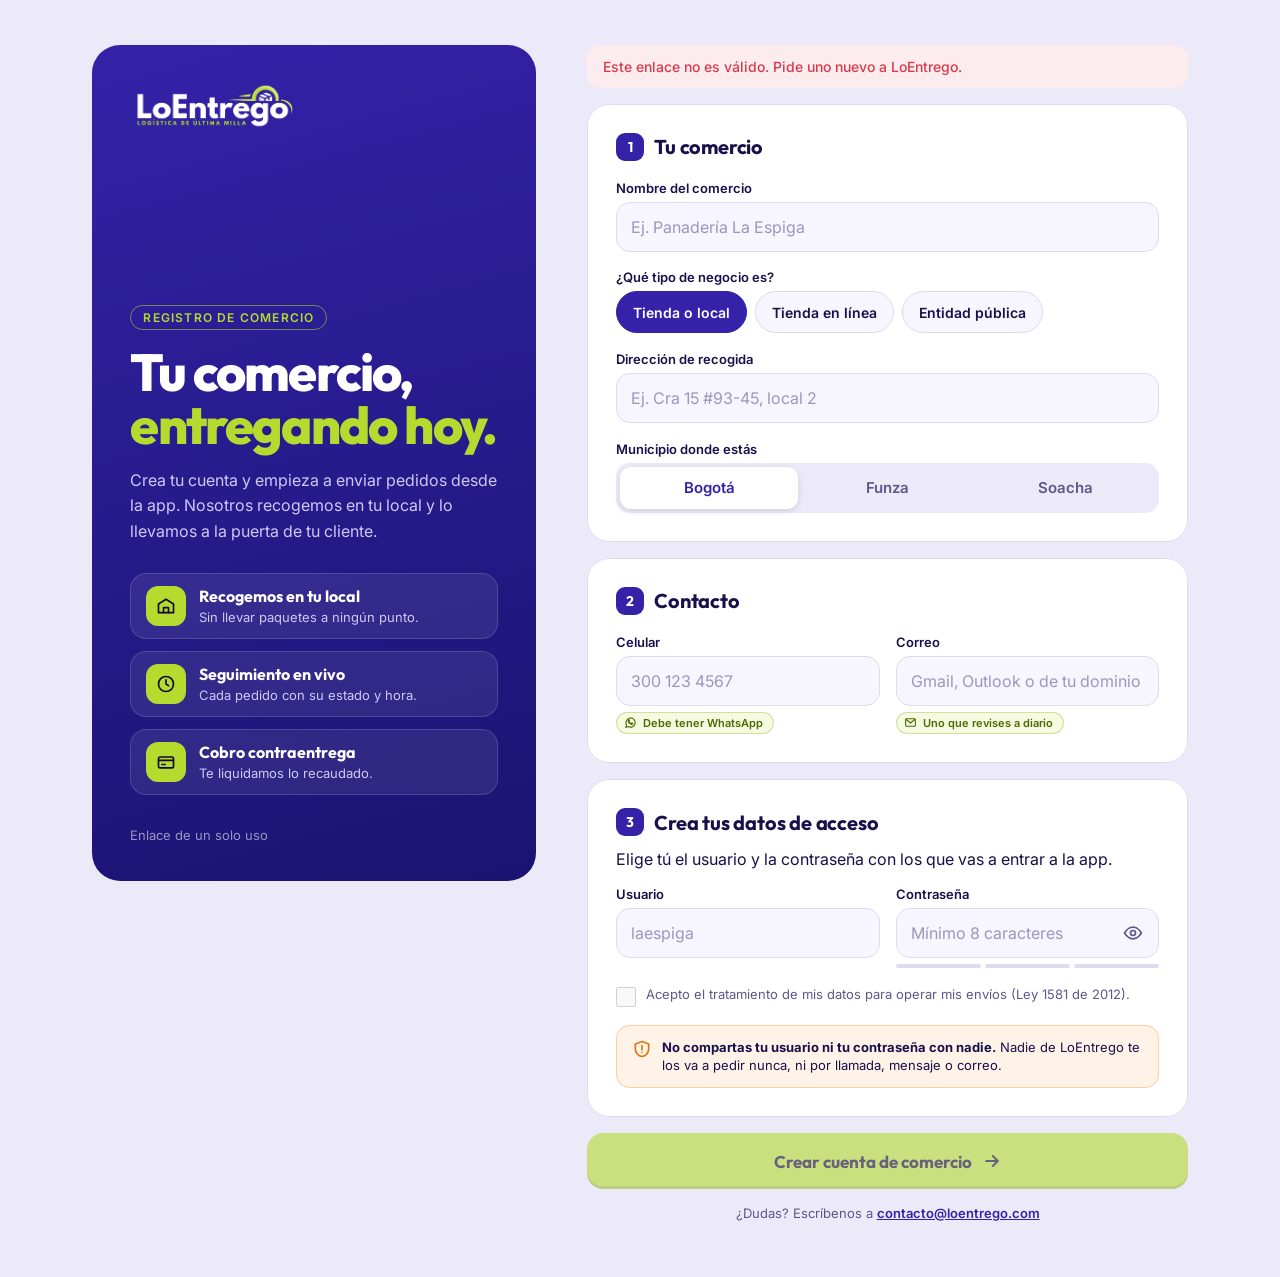
<file: form comercio/index.html>
<!DOCTYPE html>
<html lang="es">
<head>
<meta charset="UTF-8">
<meta name="viewport" content="width=device-width, initial-scale=1.0, viewport-fit=cover">
<meta name="theme-color" content="#3422A8" media="(prefers-color-scheme: light)">
<meta name="theme-color" content="#0B0826" media="(prefers-color-scheme: dark)">
<meta name="color-scheme" content="light dark">
<meta name="robots" content="noindex">
<title>Registro de comercio · LoEntrego</title>
<link rel="preconnect" href="https://fonts.googleapis.com">
<link rel="preconnect" href="https://fonts.gstatic.com" crossorigin>
<link href="https://fonts.googleapis.com/css2?family=Outfit:wght@500;600;700;800&family=Inter:wght@400;500;600;700&display=swap" rel="stylesheet">
<link rel="stylesheet" href="Styles-registrocomercio.css?v=10">
<link rel="icon" href="img/icon-192.png">
<link rel="apple-touch-icon" href="img/apple-touch-icon.png">
</head>
<body>

<div class="page">

  <!-- ===== Panel de marca ===== -->
  <aside class="aside">
    <img class="aside-logo" src="img/LoEntrego2026-transparente.png" alt="LoEntrego — Logística de última milla" width="1383" height="374">
    <div class="aside-body">
      <p class="kicker">Registro de comercio</p>
      <h1>Tu comercio,<br><span>entregando hoy.</span></h1>
      <p class="aside-sub">Crea tu cuenta y empieza a enviar pedidos desde la app. Nosotros recogemos en tu local y lo llevamos a la puerta de tu cliente.</p>
      <ul class="perks">
        <li><span class="perk-ico" aria-hidden="true"><svg viewBox="0 0 24 24"><path d="M3 9.5 12 4l9 5.5V20H3Z"/><path d="M9 20v-6h6v6"/></svg></span><div><b>Recogemos en tu local</b><small>Sin llevar paquetes a ningún punto.</small></div></li>
        <li><span class="perk-ico" aria-hidden="true"><svg viewBox="0 0 24 24"><circle cx="12" cy="12" r="9"/><path d="M12 7v5l3 2"/></svg></span><div><b>Seguimiento en vivo</b><small>Cada pedido con su estado y hora.</small></div></li>
        <li><span class="perk-ico" aria-hidden="true"><svg viewBox="0 0 24 24"><rect x="3" y="6" width="18" height="13" rx="2"/><path d="M3 10h18M7 15h4"/></svg></span><div><b>Cobro contraentrega</b><small>Te liquidamos lo recaudado.</small></div></li>
      </ul>
    </div>
    <p class="aside-foot" id="link-info">Enlace de un solo uso</p>
  </aside>

  <!-- ===== Formulario ===== -->
  <main class="main">
    <form class="form" id="registroForm" novalidate>
      <div class="aviso" id="aviso" hidden></div>

      <!-- 1. Tu comercio -->
      <fieldset class="block">
        <legend><span class="n">1</span>Tu comercio</legend>

        <div class="field">
          <label for="nombre">Nombre del comercio</label>
          <input class="input" type="text" id="nombre" name="nombre" placeholder="Ej. Panadería La Espiga" autocomplete="organization" maxlength="80" required>
          <p class="err" id="err-nombre">Escribe el nombre de tu comercio.</p>
        </div>

        <div class="field">
          <span class="label" id="lbl-tipo">¿Qué tipo de negocio es?</span>
          <div class="chips" role="radiogroup" aria-labelledby="lbl-tipo">
            <label class="chip"><input type="radio" name="tipo" value="comercio" checked><span>Tienda o local</span></label>
            <label class="chip"><input type="radio" name="tipo" value="ecommerce"><span>Tienda en línea</span></label>
            <label class="chip"><input type="radio" name="tipo" value="sector_publico"><span>Entidad pública</span></label>
          </div>
        </div>

        <div class="field">
          <label for="direccion">Dirección de recogida</label>
          <input class="input" type="text" id="direccion" name="direccion" placeholder="Ej. Cra 15 #93-45, local 2" autocomplete="street-address" maxlength="120" required>
          <p class="err" id="err-direccion">Escribe la dirección donde recogemos los pedidos.</p>
        </div>

        <div class="field">
          <span class="label" id="lbl-municipio">Municipio donde estás</span>
          <div class="seg" role="radiogroup" aria-labelledby="lbl-municipio">
            <label><input type="radio" name="municipio" value="bogota" checked><span>Bogotá</span></label>
            <label><input type="radio" name="municipio" value="funza"><span>Funza</span></label>
            <label><input type="radio" name="municipio" value="soacha"><span>Soacha</span></label>
          </div>
        </div>

      </fieldset>

      <!-- 2. Contacto -->
      <fieldset class="block">
        <legend><span class="n">2</span>Contacto</legend>
        <div class="row">
          <div class="field">
            <label for="celular">Celular</label>
            <input class="input" type="tel" id="celular" name="celular" placeholder="300 123 4567" inputmode="numeric" autocomplete="tel" maxlength="12" required>
            <p class="err" id="err-celular">10 dígitos y empieza por 3.</p>
            <span class="aviso-chip"><svg viewBox="0 0 24 24" aria-hidden="true"><path d="M3 21l1.7-5A8.5 8.5 0 1 1 8 19.4Z"/><path d="M9 9.5c.3 2 2.5 4.2 4.5 4.5l1-1.3 2 .9c-.3 1.3-1.4 2-2.7 1.8-3-.5-5.7-3.2-6.2-6.2-.2-1.3.5-2.4 1.8-2.7l.9 2Z"/></svg>Debe tener WhatsApp</span>
          </div>
          <div class="field">
            <label for="correo">Correo</label>
            <input class="input" type="email" id="correo" name="correo" placeholder="Gmail, Outlook o de tu dominio" autocomplete="email" maxlength="120" required>
            <p class="err" id="err-correo">Revisa el correo.</p>
            <span class="aviso-chip"><svg viewBox="0 0 24 24" aria-hidden="true"><rect x="3" y="5" width="18" height="14" rx="2"/><path d="m3.5 6 8.5 7 8.5-7"/></svg>Uno que revises a diario</span>
          </div>
        </div>
      </fieldset>

      <!-- 3. Acceso -->
      <fieldset class="block">
        <legend><span class="n">3</span>Crea tus datos de acceso</legend>
        <p class="hint acceso-sub">Elige tú el usuario y la contraseña con los que vas a entrar a la app.</p>
        <div class="row">
          <div class="field">
            <label for="usuario">Usuario</label>
            <input class="input" type="text" id="usuario" name="usuario" placeholder="laespiga" autocomplete="username" autocapitalize="none" spellcheck="false" maxlength="40" required>
            <p class="err" id="err-usuario">Mínimo 4 caracteres, sin espacios.</p>
          </div>
          <div class="field">
            <label for="password">Contraseña</label>
            <div class="pass">
              <input class="input" type="password" id="password" name="password" placeholder="Mínimo 8 caracteres" autocomplete="new-password" required>
              <button type="button" class="pass-btn" id="togglePass" aria-label="Mostrar contraseña" aria-pressed="false">
                <svg viewBox="0 0 24 24" aria-hidden="true"><path d="M2 12s3.6-7 10-7 10 7 10 7-3.6 7-10 7S2 12 2 12Z"/><circle cx="12" cy="12" r="3"/></svg>
              </button>
            </div>
            <div class="meter" aria-hidden="true"><i></i><i></i><i></i></div>
            <p class="err" id="err-password">Mínimo 8 caracteres.</p>
          </div>
        </div>
        <label class="check">
          <input type="checkbox" id="datos" name="datos" required>
          <span>Acepto el tratamiento de mis datos para operar mis envíos (Ley 1581 de 2012).</span>
        </label>
        <p class="err" id="err-datos">Necesitamos tu autorización para crear la cuenta.</p>
        <p class="aviso-seg" role="note"><svg viewBox="0 0 24 24" aria-hidden="true"><path d="M12 3 4 6v6c0 4.5 3.4 8.3 8 9 4.6-.7 8-4.5 8-9V6Z"/><path d="M12 8v5M12 16h.01"/></svg><span><b>No compartas tu usuario ni tu contraseña con nadie.</b> Nadie de LoEntrego te los va a pedir nunca, ni por llamada, mensaje o correo.</span></p>
      </fieldset>

      <button type="submit" class="submit" id="submitBtn">
        <span>Crear cuenta de comercio</span>
        <svg viewBox="0 0 24 24" aria-hidden="true"><path d="M5 12h14M13 6l6 6-6 6"/></svg>
      </button>
    </form>

    <!-- Listo -->
    <section class="done" id="successState" hidden aria-live="polite">
      <div class="done-ico" aria-hidden="true"><svg viewBox="0 0 24 24"><path d="M4 12.5 9.5 18 20 6"/></svg></div>
      <h2>¡Bienvenido a LoEntrego!</h2>
      <p>Tu comercio quedó activo. Entra a la app con tu usuario y tu contraseña para crear tu primer pedido.</p>
      <div class="ticket">
        <div class="ticket-top"><span class="pill">Activo</span><span class="ticket-code" id="sum-tipo"></span></div>
        <p class="ticket-name" id="sum-nombre"></p>
        <dl>
          <div><dt>Recogemos en</dt><dd id="sum-direccion"></dd></div>
          <div><dt>Contacto</dt><dd id="sum-contacto"></dd></div>
          <div><dt>Usuario</dt><dd id="sum-usuario"></dd></div>
        </dl>
      </div>
      <a class="submit" href="https://app.loentrego.com/">
        <span>Ir a la app</span>
        <svg viewBox="0 0 24 24" aria-hidden="true"><path d="M5 12h14M13 6l6 6-6 6"/></svg>
      </a>
    </section>

    <p class="help">¿Dudas? Escríbenos a <a href="mailto:contacto@loentrego.com">contacto@loentrego.com</a></p>
  </main>
</div>

<script src="../registro-comun.js?v=1"></script>
<script src="Scripts-registrocomercio.js?v=5"></script>
</body>
</html>
</file>
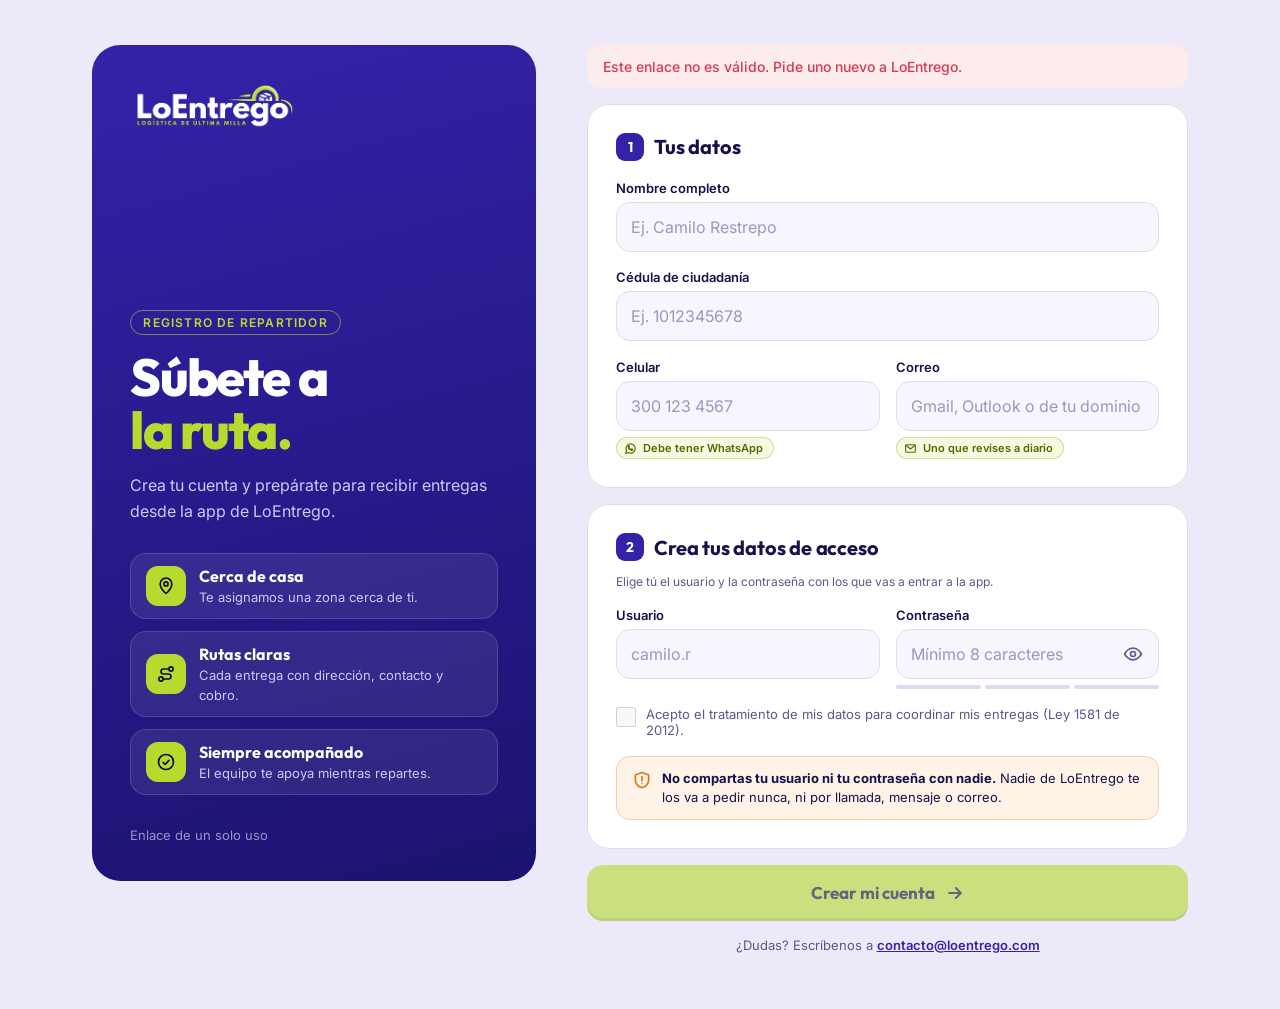
<file: form repartidor/index.html>
<!DOCTYPE html>
<html lang="es">
<head>
<meta charset="UTF-8">
<meta name="viewport" content="width=device-width, initial-scale=1.0, viewport-fit=cover">
<meta name="theme-color" content="#3422A8" media="(prefers-color-scheme: light)">
<meta name="theme-color" content="#130F3C" media="(prefers-color-scheme: dark)">
<meta name="color-scheme" content="light dark">
<meta name="robots" content="noindex">
<title>Registro de repartidor · LoEntrego</title>
<link rel="preconnect" href="https://fonts.googleapis.com">
<link rel="preconnect" href="https://fonts.gstatic.com" crossorigin>
<link href="https://fonts.googleapis.com/css2?family=Outfit:wght@500;600;700;800&family=Inter:wght@400;500;600;700&display=swap" rel="stylesheet">
<link rel="stylesheet" href="Styles-registrorepartidor.css?v=13">
<link rel="icon" href="img/icon-192.png">
<link rel="apple-touch-icon" href="img/apple-touch-icon.png">
</head>
<body>

<div class="page">

  <!-- ===== Panel de marca ===== -->
  <aside class="aside">
    <img class="aside-logo" src="img/LoEntrego2026-transparente.png" alt="LoEntrego — Logística de última milla" width="1383" height="374">
    <div class="aside-body">
      <p class="kicker">Registro de repartidor</p>
      <h1>Súbete a<br><span>la ruta.</span></h1>
      <p class="aside-sub">Crea tu cuenta y prepárate para recibir entregas desde la app de LoEntrego.</p>
      <ul class="perks">
        <li><span class="perk-ico" aria-hidden="true"><svg viewBox="0 0 24 24"><path d="M12 21s-7-6.2-7-11.5a7 7 0 0 1 14 0C19 14.8 12 21 12 21Z"/><circle cx="12" cy="9.5" r="2.5"/></svg></span><div><b>Cerca de casa</b><small>Te asignamos una zona cerca de ti.</small></div></li>
        <li><span class="perk-ico" aria-hidden="true"><svg viewBox="0 0 24 24"><circle cx="6" cy="18" r="2.5"/><circle cx="18" cy="6" r="2.5"/><path d="M8.5 18H15a3 3 0 0 0 0-6H9a3 3 0 0 1 0-6h6.5"/></svg></span><div><b>Rutas claras</b><small>Cada entrega con dirección, contacto y cobro.</small></div></li>
        <li><span class="perk-ico" aria-hidden="true"><svg viewBox="0 0 24 24"><circle cx="12" cy="12" r="9"/><path d="M8.5 12.5l2.5 2.5 4.5-5"/></svg></span><div><b>Siempre acompañado</b><small>El equipo te apoya mientras repartes.</small></div></li>
      </ul>
    </div>
    <p class="aside-foot" id="link-info">Enlace de un solo uso</p>
  </aside>

  <!-- ===== Formulario ===== -->
  <main class="main">
    <form class="form" id="registroForm" novalidate>
      <div class="aviso" id="aviso" hidden></div>

      <!-- 1. Tus datos -->
      <fieldset class="block">
        <legend><span class="n">1</span>Tus datos</legend>

        <div class="field">
          <label for="nombre">Nombre completo</label>
          <input class="input" type="text" id="nombre" name="nombre" placeholder="Ej. Camilo Restrepo" autocomplete="name" maxlength="60" required>
          <p class="err" id="err-nombre">Escribe tu nombre y tu apellido.</p>
        </div>

        <div class="field">
          <label for="documento">Cédula de ciudadanía</label>
          <input class="input" type="text" id="documento" name="documento" placeholder="Ej. 1012345678" inputmode="numeric" maxlength="10" autocomplete="off" required>
          <p class="err" id="err-documento">Escribe tu cédula: solo números, entre 6 y 10 dígitos.</p>
        </div>

        <div class="row">
          <div class="field">
            <label for="celular">Celular</label>
            <input class="input" type="tel" id="celular" name="celular" placeholder="300 123 4567" inputmode="numeric" autocomplete="tel" maxlength="12" required>
            <p class="err" id="err-celular">10 dígitos y empieza por 3.</p>
            <span class="aviso-chip"><svg viewBox="0 0 24 24" aria-hidden="true"><path d="M3 21l1.7-5A8.5 8.5 0 1 1 8 19.4Z"/><path d="M9 9.5c.3 2 2.5 4.2 4.5 4.5l1-1.3 2 .9c-.3 1.3-1.4 2-2.7 1.8-3-.5-5.7-3.2-6.2-6.2-.2-1.3.5-2.4 1.8-2.7l.9 2Z"/></svg>Debe tener WhatsApp</span>
          </div>
          <div class="field">
            <label for="correo">Correo</label>
            <input class="input" type="email" id="correo" name="correo" placeholder="Gmail, Outlook o de tu dominio" autocomplete="email" maxlength="120" required>
            <p class="err" id="err-correo">Revisa el correo.</p>
            <span class="aviso-chip"><svg viewBox="0 0 24 24" aria-hidden="true"><rect x="3" y="5" width="18" height="14" rx="2"/><path d="m3.5 6 8.5 7 8.5-7"/></svg>Uno que revises a diario</span>
          </div>
        </div>
      </fieldset>

      <!-- 2. Acceso -->
      <fieldset class="block">
        <legend><span class="n">2</span>Crea tus datos de acceso</legend>
        <p class="hint acceso-sub">Elige tú el usuario y la contraseña con los que vas a entrar a la app.</p>
        <div class="row">
          <div class="field">
            <label for="usuario">Usuario</label>
            <input class="input" type="text" id="usuario" name="usuario" placeholder="camilo.r" autocomplete="username" autocapitalize="none" spellcheck="false" maxlength="40" required>
            <p class="err" id="err-usuario">Mínimo 4 caracteres, sin espacios.</p>
          </div>
          <div class="field">
            <label for="password">Contraseña</label>
            <div class="pass">
              <input class="input" type="password" id="password" name="password" placeholder="Mínimo 8 caracteres" autocomplete="new-password" required>
              <button type="button" class="pass-btn" id="togglePass" aria-label="Mostrar contraseña" aria-pressed="false">
                <svg viewBox="0 0 24 24" aria-hidden="true"><path d="M2 12s3.6-7 10-7 10 7 10 7-3.6 7-10 7S2 12 2 12Z"/><circle cx="12" cy="12" r="3"/></svg>
              </button>
            </div>
            <div class="meter" aria-hidden="true"><i></i><i></i><i></i></div>
            <p class="err" id="err-password">Mínimo 8 caracteres.</p>
          </div>
        </div>
        <label class="check">
          <input type="checkbox" id="datos" name="datos" required>
          <span>Acepto el tratamiento de mis datos para coordinar mis entregas (Ley 1581 de 2012).</span>
        </label>
        <p class="err" id="err-datos">Necesitamos tu autorización para crear la cuenta.</p>
        <p class="aviso-seg" role="note"><svg viewBox="0 0 24 24" aria-hidden="true"><path d="M12 3 4 6v6c0 4.5 3.4 8.3 8 9 4.6-.7 8-4.5 8-9V6Z"/><path d="M12 8v5M12 16h.01"/></svg><span><b>No compartas tu usuario ni tu contraseña con nadie.</b> Nadie de LoEntrego te los va a pedir nunca, ni por llamada, mensaje o correo.</span></p>
      </fieldset>

      <button type="submit" class="submit" id="submitBtn">
        <span>Crear mi cuenta</span>
        <svg viewBox="0 0 24 24" aria-hidden="true"><path d="M5 12h14M13 6l6 6-6 6"/></svg>
      </button>
    </form>

    <!-- Listo -->
    <section class="done" id="successState" hidden aria-live="polite">
      <div class="done-ico" aria-hidden="true"><svg viewBox="0 0 24 24"><path d="M4 12.5 9.5 18 20 6"/></svg></div>
      <h2>¡Bienvenido al equipo!</h2>
      <p>Tu cuenta quedó creada. Abre la app de LoEntrego e inicia sesión: cuando el equipo te active, verás tus entregas ahí.</p>
      <div class="ticket">
        <div class="ticket-top"><span class="pill">Cuenta activa</span><span class="ticket-code" id="sum-doc"></span></div>
        <p class="ticket-name" id="sum-nombre"></p>
        <dl>
          <div><dt>Zona</dt><dd>Te la asigna LoEntrego</dd></div>
          <div><dt>Contacto</dt><dd id="sum-contacto"></dd></div>
          <div><dt>Usuario</dt><dd id="sum-usuario"></dd></div>
        </dl>
      </div>
      <a class="submit" href="https://app.loentrego.com/">
        <span>Abrir la app</span>
        <svg viewBox="0 0 24 24" aria-hidden="true"><path d="M5 12h14M13 6l6 6-6 6"/></svg>
      </a>
    </section>

    <p class="help">¿Dudas? Escríbenos a <a href="mailto:contacto@loentrego.com">contacto@loentrego.com</a></p>
  </main>
</div>

<script src="../registro-comun.js?v=1"></script>
<script src="Scripts-registrorepartidor.js?v=7"></script>
</body>
</html>
</file>
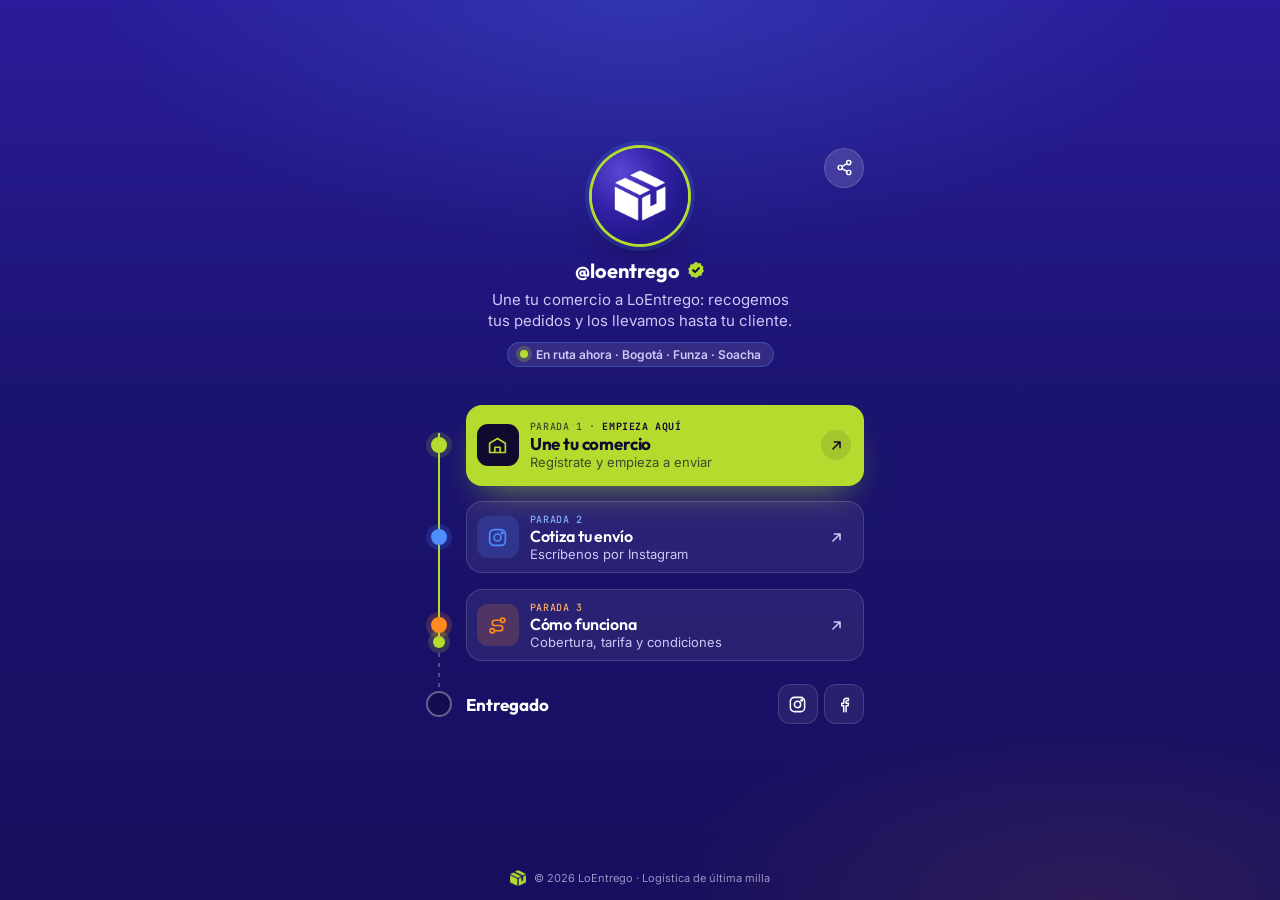
<file: links/index.html>
<!DOCTYPE html>
<html lang="es">
<head>
<meta charset="UTF-8">
<meta name="viewport" content="width=device-width, initial-scale=1.0, viewport-fit=cover">
<meta name="theme-color" content="#120C52">
<title>LoEntrego · Enlaces</title>
<meta name="description" content="LoEntrego: logística de última milla en Bogotá, Funza y Soacha. Envía con nosotros, únete al equipo o sigue tu pedido.">
<meta property="og:title" content="LoEntrego · Logística de última milla">
<meta property="og:description" content="Envíos para comercios en Bogotá, Funza y Soacha.">
<meta property="og:image" content="img/icon-192.png">
<link rel="preconnect" href="https://fonts.googleapis.com">
<link rel="preconnect" href="https://fonts.gstatic.com" crossorigin>
<link href="https://fonts.googleapis.com/css2?family=Outfit:wght@500;600;700;800&family=Inter:wght@400;500;600&family=JetBrains+Mono:wght@500;700&display=swap" rel="stylesheet">
<link rel="stylesheet" href="styles.css?v=21">
<link rel="icon" href="img/icon-192.png">
<link rel="apple-touch-icon" href="img/apple-touch-icon.png">
</head>
<body>

<main class="col">

  <!-- ===== Cabecera: el perfil ===== -->
  <header class="cab">
    <button type="button" class="compartir" id="compartir" aria-label="Compartir esta página">
      <svg viewBox="0 0 24 24" aria-hidden="true"><circle cx="18" cy="5" r="3"/><circle cx="6" cy="12" r="3"/><circle cx="18" cy="19" r="3"/><path d="m8.6 13.5 6.8 4M15.4 6.5l-6.8 4"/></svg>
    </button>
    <div class="avatar-wrap">
      <div class="avatar"><img src="img/isotipo-blanco.png" alt="" width="553" height="544"></div>
    </div>
    <h1>@loentrego <span class="verif" title="Cuenta oficial" aria-label="Cuenta oficial"><svg viewBox="0 0 24 24" aria-hidden="true"><path d="m12 2 2.4 1.8 3-.2 1 2.8 2.6 1.6-.7 2.9 1.2 2.7-2.3 1.9-.4 3-3 .5L12 22l-2.4-1.8-3 .2-1-2.8-2.6-1.6.7-2.9L2.5 10.4 4.8 8.5l.4-3 3-.5Z"/><path class="ok" d="m8.5 12.2 2.4 2.3 4.6-4.8"/></svg></span></h1>
    <p class="bio" id="frase">Une tu comercio a LoEntrego: recogemos tus pedidos y los llevamos hasta tu cliente.</p>
    <p class="vivo"><i aria-hidden="true"></i>En ruta ahora · Bogotá · Funza · Soacha</p>
  </header>

  <!-- ===== La ruta: cada enlace es una parada ===== -->
  <section class="ruta" id="ruta" aria-live="polite">
    <div class="ruta-linea" aria-hidden="true"><i class="ruta-hecha"></i><i class="cometa"></i></div>
    <ol class="paradas" id="paradas"></ol>
    <div class="entregado">
      <span class="nodo nodo-fin" aria-hidden="true"><svg viewBox="0 0 24 24"><path d="M5 12.5 10 17.5 19 7"/></svg></span>
      <div class="entregado-txt">
        <b>Entregado</b>
        <small>Síguenos para ver la ruta de cada día</small>
        <nav class="redes" id="redes" aria-label="Redes sociales"></nav>
      </div>
    </div>
  </section>

  <footer class="pie">
    <span class="iso" aria-hidden="true"></span>
    <span>© 2026 LoEntrego · Logística de última milla</span>
  </footer>
</main>

<div class="toast" id="toast" role="status" aria-live="polite"></div>
<script src="script.js?v=22"></script>
</body>
</html>
</file>
<file: form comercio/Styles-registrocomercio.css>
/* =====================================================================
   LoEntrego · Registro de comercio — estilo "Día"
   Claro y ordenado, como la app del comercio: panel azul con los
   beneficios y el formulario en tres bloques sobre lavanda.
   ===================================================================== */
:root {
  --azul: #3422A8;
  --azul-oscuro: #1B1370;
  --lima: #B5DB2E;
  --lima-hover: #C3E64A;
  --tinta: #12092E;
  --lavanda: #ECE9F8;
  --surface: #F7F5FD;
  --line: #DFDAF1;
  --text: #17104A;
  --muted: #5D5889;
  --fail: #D63A4C;
  --fail-bg: #FDECEE;
  --ease: cubic-bezier(0.2, 0.8, 0.2, 1);
}
[hidden] { display: none !important; }
*, *::before, *::after { box-sizing: border-box; margin: 0; padding: 0; }
img, svg { display: block; }
button, input { font: inherit; color: inherit; }
button { cursor: pointer; border: 0; background: none; }
body { min-height: 100dvh; font-family: 'Inter', system-ui, sans-serif; color: var(--text); background: var(--lavanda); -webkit-font-smoothing: antialiased; }
a { color: var(--azul); font-weight: 600; }
:where(a, button, input):focus-visible { outline: 2.5px solid var(--azul); outline-offset: 2px; }

.page { display: grid; grid-template-columns: minmax(320px, 0.85fr) minmax(0, 1.15fr); gap: clamp(1.5rem, 4vw, 3.5rem); max-width: 1160px; min-height: 100dvh; margin: 0 auto; padding: clamp(1rem, 3vw, 2rem); }

/* ---------- Panel azul ---------- */
.aside { position: sticky; top: clamp(1rem, 3vw, 2rem); align-self: start; display: flex; flex-direction: column; gap: 2rem; min-height: calc(100dvh - 2 * clamp(1rem, 3vw, 2rem)); padding: clamp(1.5rem, 3vw, 2.5rem); border-radius: 28px; color: #fff; background: linear-gradient(165deg, var(--azul) 0%, var(--azul-oscuro) 100%); overflow: hidden; }
.aside-logo { width: 170px; height: auto; }
.aside-body { margin-top: auto; }
.kicker { display: inline-block; margin-bottom: 1rem; padding: 4px 12px; border-radius: 999px; border: 1px solid rgba(181, 219, 46, 0.55); color: var(--lima); font-size: 0.75rem; font-weight: 600; letter-spacing: 0.1em; text-transform: uppercase; }
.aside h1 { font-family: 'Outfit', sans-serif; font-size: clamp(2.25rem, 1.6rem + 2.4vw, 3.25rem); font-weight: 800; line-height: 1.02; letter-spacing: -0.035em; }
.aside h1 span { color: var(--lima); }
.aside-sub { margin-top: 1rem; font-size: 1rem; line-height: 1.6; color: #CFC8F7; }
.perks { list-style: none; display: flex; flex-direction: column; gap: 0.75rem; margin-top: 1.75rem; }
.perks li { display: flex; align-items: center; gap: 0.85rem; padding: 0.75rem 0.9rem; border-radius: 16px; background: rgba(255, 255, 255, 0.08); border: 1px solid rgba(255, 255, 255, 0.14); }
.perk-ico { display: grid; place-items: center; width: 40px; height: 40px; flex-shrink: 0; border-radius: 12px; background: var(--lima); color: var(--tinta); }
.perk-ico svg, .pass-btn svg, .submit svg, .done-ico svg { fill: none; stroke: currentColor; stroke-width: 2; stroke-linecap: round; stroke-linejoin: round; }
.perk-ico svg { width: 20px; height: 20px; }
.perks b { display: block; font-family: 'Outfit', sans-serif; font-size: 1rem; }
.perks small { font-size: 0.8125rem; color: #CFC8F7; }
.aside-foot { font-size: 0.8125rem; color: #9A94C6; }

/* ---------- Formulario ---------- */
.main { display: flex; flex-direction: column; gap: 1rem; padding: clamp(0rem, 2vw, 1.5rem) 0; }
.form { display: flex; flex-direction: column; gap: 1rem; }
.aviso { padding: 0.8rem 1rem; border-radius: 14px; font-size: 0.875rem; font-weight: 500; }
.aviso[data-tono="info"] { background: #E2EBFB; color: #2160C4; }
.aviso[data-tono="error"] { background: var(--fail-bg); color: var(--fail); }
.block { display: flex; flex-direction: column; gap: 1.1rem; padding: clamp(1.25rem, 2.5vw, 1.75rem); border: 1px solid var(--line); border-radius: 22px; background: #fff; }
legend { float: left; display: flex; align-items: center; gap: 10px; width: 100%; margin-bottom: 0.1rem; font-family: 'Outfit', sans-serif; font-size: 1.25rem; font-weight: 700; letter-spacing: -0.01em; }
legend + * { clear: both; }
.n { display: grid; place-items: center; width: 28px; height: 28px; border-radius: 9px; background: var(--azul); color: #fff; font-size: 0.875rem; }
.row { display: grid; grid-template-columns: 1fr 1fr; gap: 1rem; }
.field { display: flex; flex-direction: column; gap: 6px; min-width: 0; }
.field label, .label { font-size: 0.8125rem; font-weight: 600; color: var(--text); }
.field label small { font-weight: 500; color: var(--muted); }
.input { width: 100%; min-height: 50px; padding: 0 14px; border-radius: 14px; border: 1.5px solid var(--line); background: var(--surface); font-size: 1rem; transition: border-color 0.15s var(--ease), box-shadow 0.15s var(--ease), background 0.15s var(--ease); }
.input::placeholder { color: #9C97BF; }
.input:hover { border-color: #C8C2E6; }
.input:focus { outline: none; border-color: var(--azul); background: #fff; box-shadow: 0 0 0 4px rgba(52, 34, 168, 0.12); }
.input.invalid { border-color: var(--fail); background: var(--fail-bg); }
.input-short { max-width: 180px; }
.err { display: none; font-size: 0.75rem; font-weight: 500; color: var(--fail); }
.err.show { display: block; }

/* Tipo de negocio y municipio */
.chips { display: flex; flex-wrap: wrap; gap: 8px; }
.chip input, .seg input { position: absolute; opacity: 0; pointer-events: none; }
.chip span { display: inline-flex; align-items: center; min-height: 42px; padding: 0 16px; border-radius: 999px; border: 1.5px solid var(--line); background: var(--surface); font-size: 0.875rem; font-weight: 600; cursor: pointer; transition: all 0.15s var(--ease); }
.chip input:checked + span { border-color: var(--azul); background: var(--azul); color: #fff; }
.chip input:focus-visible + span, .seg input:focus-visible + span { outline: 2.5px solid var(--azul); outline-offset: 2px; }
.seg { display: grid; grid-template-columns: repeat(3, 1fr); padding: 4px; border-radius: 14px; background: var(--lavanda); }
.seg span { display: grid; place-items: center; min-height: 42px; border-radius: 11px; font-size: 0.9375rem; font-weight: 600; color: var(--muted); cursor: pointer; transition: all 0.15s var(--ease); }
.seg input:checked + span { background: #fff; color: var(--azul); box-shadow: 0 2px 8px -2px rgba(23, 16, 74, 0.2); }

/* Contraseña */
.pass { position: relative; }
.pass .input { padding-right: 52px; }
.pass-btn { position: absolute; right: 6px; top: 50%; translate: 0 -50%; display: grid; place-items: center; width: 40px; height: 40px; border-radius: 10px; color: var(--muted); }
.pass-btn:hover { background: var(--lavanda); }
.pass-btn[aria-pressed="true"] { color: var(--azul); }
.pass-btn svg { width: 20px; height: 20px; }
.meter { display: grid; grid-template-columns: repeat(3, 1fr); gap: 4px; }
.meter i { height: 4px; border-radius: 4px; background: var(--line); transition: background 0.2s var(--ease); }
.meter[data-n="1"] i:nth-child(1) { background: var(--fail); }
.meter[data-n="2"] i:nth-child(-n+2) { background: #FF8A1F; }
.meter[data-n="3"] i { background: #7FA80F; }

.check { display: flex; align-items: flex-start; gap: 10px; font-size: 0.8125rem; color: var(--muted); cursor: pointer; }
.check input { width: 20px; height: 20px; margin-top: 1px; flex-shrink: 0; accent-color: var(--azul); }

.submit { display: inline-flex; align-items: center; justify-content: center; gap: 10px; width: 100%; min-height: 56px; border-radius: 16px; background: var(--lima); color: var(--tinta); font-family: 'Outfit', sans-serif; font-size: 1.0625rem; font-weight: 700; text-decoration: none; box-shadow: inset 0 -3px 0 rgba(18, 9, 46, 0.14); transition: transform 0.15s var(--ease), background 0.15s var(--ease); }
.submit:hover { background: var(--lima-hover); transform: translateY(-2px); }
.submit:disabled { opacity: 0.6; cursor: default; transform: none; }
.submit svg { width: 20px; height: 20px; stroke-width: 2.4; }
.help { font-size: 0.8125rem; text-align: center; color: var(--muted); }

/* ---------- Listo ---------- */
.done { display: flex; flex-direction: column; align-items: center; gap: 1rem; padding: clamp(1.5rem, 4vw, 2.5rem); border-radius: 26px; background: #fff; border: 1px solid var(--line); text-align: center; animation: subir 0.5s var(--ease) both; }
.done-ico { display: grid; place-items: center; width: 72px; height: 72px; border-radius: 50%; background: var(--lima); color: var(--tinta); animation: pop 0.6s var(--ease) 0.1s both; }
.done-ico svg { width: 34px; height: 34px; stroke-width: 3; }
.done h2 { font-family: 'Outfit', sans-serif; font-size: 1.875rem; letter-spacing: -0.02em; }
.done > p { max-width: 42ch; color: var(--muted); }
.ticket { width: 100%; max-width: 440px; padding: 1.1rem 1.25rem; border-radius: 20px; background: linear-gradient(150deg, var(--azul), var(--azul-oscuro)); color: #fff; text-align: left; }
.ticket-top { display: flex; align-items: center; justify-content: space-between; gap: 8px; }
.pill { display: inline-flex; align-items: center; gap: 6px; padding: 4px 11px; border-radius: 999px; background: var(--lima); color: var(--tinta); font-size: 0.75rem; font-weight: 700; }
.pill::before { content: ''; width: 6px; height: 6px; border-radius: 50%; background: currentColor; }
.ticket-code { font-size: 0.75rem; font-weight: 600; letter-spacing: 0.04em; color: #CFC8F7; }
.ticket-name { margin: 0.75rem 0 1rem; font-family: 'Outfit', sans-serif; font-size: 1.5rem; font-weight: 700; letter-spacing: -0.02em; overflow-wrap: anywhere; }
.ticket dl { display: flex; flex-direction: column; gap: 0.5rem; padding-top: 0.85rem; border-top: 2px dashed rgba(255, 255, 255, 0.22); }
.ticket dt { font-size: 0.6875rem; font-weight: 600; letter-spacing: 0.04em; text-transform: uppercase; color: #9A94C6; }
.ticket dd { font-size: 0.9375rem; overflow-wrap: anywhere; }
.done .submit { max-width: 440px; }

@keyframes subir { from { opacity: 0; transform: translateY(16px); } }
@keyframes pop { 0% { transform: scale(0.4); opacity: 0; } 70% { transform: scale(1.1); } 100% { transform: scale(1); opacity: 1; } }
@media (prefers-reduced-motion: reduce) { *, *::before, *::after { animation-duration: 0.01ms !important; transition-duration: 0.01ms !important; } }

/* ---------- Celular y tablet ---------- */
@media (max-width: 860px) {
  .page { grid-template-columns: 1fr; gap: 1rem; padding: 0 0 1.5rem; }
  .aside { position: static; min-height: 0; gap: 1.25rem; border-radius: 0 0 28px 28px; padding: 1.5rem 1.25rem 1.75rem; }
  .aside-logo { width: 140px; }
  .aside-body { margin-top: 0; }
  .aside h1 { font-size: 2.125rem; }
  .perks { flex-direction: row; overflow-x: auto; scroll-snap-type: x mandatory; margin: 1.25rem -1.25rem 0; padding: 0 1.25rem 4px; scrollbar-width: none; }
  .perks li { flex: 0 0 78%; scroll-snap-align: start; }
  .aside-foot { display: none; }
  .main { padding: 0 1rem; }
}
@media (max-width: 520px) {
  .row { grid-template-columns: 1fr; }
  .chip { flex: 1 1 auto; } .chip span { width: 100%; justify-content: center; }
}

/* =====================================================================
   Tema oscuro automático (sigue al celular o al computador)
   Los mismos colores del modo oscuro de la AppWeb, donde el comercio
   va a trabajar después: índigo profundo y el lima como selección.
   ===================================================================== */
@media (prefers-color-scheme: dark) {
  :root {
    --lavanda: #130F3C;          /* fondo de la página */
    --surface: #17124A;          /* campos */
    --line: rgba(255, 255, 255, 0.10);
    --text: #ECE9FF;
    --muted: #B3ADE0;
    --fail: #FF7A88;
    --fail-bg: rgba(255, 122, 136, 0.12);
    color-scheme: dark;
  }
  .aside { background: radial-gradient(80% 50% at 100% 0%, rgba(120, 100, 255, 0.45), transparent 70%), linear-gradient(165deg, #3422A8 0%, #22188A 100%); box-shadow: 0 20px 40px -18px rgba(0, 0, 0, 0.8); }
  .block, .done { background: #1D1757; border-color: rgba(255, 255, 255, 0.10); box-shadow: 0 1px 0 rgba(255, 255, 255, 0.03) inset, 0 10px 24px -14px rgba(0, 0, 0, 0.7); }
  .input { background: var(--surface); border-color: rgba(255, 255, 255, 0.10); }
  .input::placeholder { color: #8580B8; }
  .input:hover { border-color: rgba(255, 255, 255, 0.20); }
  .input:focus { background: var(--surface); border-color: var(--lima); box-shadow: 0 0 0 4px rgba(181, 219, 46, 0.22); }
  .input.invalid { border-color: var(--fail); background: var(--fail-bg); }
  .n { background: var(--lima); color: var(--tinta); }
  .chip span { background: var(--surface); border-color: rgba(255, 255, 255, 0.10); color: var(--text); }
  .chip input:checked + span { background: var(--lima); border-color: var(--lima); color: var(--tinta); }
  .seg { background: #17124A; }
  .seg span { color: var(--muted); }
  .seg input:checked + span { background: #262064; color: var(--text); box-shadow: inset 0 0 0 1.5px var(--lima); }
  .pass-btn { color: #8580B8; }
  .pass-btn:hover { background: rgba(255, 255, 255, 0.06); }
  .pass-btn[aria-pressed="true"] { color: var(--lima); }
  .meter i { background: rgba(255, 255, 255, 0.10); }
  .meter[data-n="2"] i:nth-child(-n+2) { background: #FFB547; }
  .meter[data-n="3"] i { background: var(--lima); }
  .aviso[data-tono="error"] { background: var(--fail-bg); color: var(--fail); }
  a { color: var(--lima); }
  :where(a, button, input):focus-visible, .chip input:focus-visible + span, .seg input:focus-visible + span { outline-color: var(--lima); }
  .check input { accent-color: var(--lima); }
  .done-ico { box-shadow: 0 0 0 8px rgba(181, 219, 46, 0.14); }
  .ticket { background: linear-gradient(150deg, #3422A8, #22188A); box-shadow: inset 0 1px 0 rgba(255, 255, 255, 0.14); }
}


/* Escritorio: los dos cuadros a la misma altura (la de antes, con aire arriba) */
@media (min-width: 861px) {
  .page { padding-top: clamp(2rem, 5vh, 3.5rem); }
  .aside { top: clamp(2rem, 5vh, 3.5rem); }
  .main { padding-top: 0; }
}
/* Celular: el panel azul del mismo ancho que los bloques; los beneficios se desvanecen en los bordes */
@media (max-width: 860px) {
  .page { padding: 1rem 1rem 1.5rem; }
  .aside { border-radius: 24px; padding: 1.5rem 1.25rem; }
  .main { padding: 0; }
  .perks { margin: 1.25rem -1.25rem 0; padding: 0 1.25rem 4px; scroll-padding-inline: 1.25rem;
    -webkit-mask-image: linear-gradient(90deg, transparent 0, #000 1.25rem, #000 calc(100% - 2.5rem), transparent 100%);
            mask-image: linear-gradient(90deg, transparent 0, #000 1.25rem, #000 calc(100% - 2.5rem), transparent 100%); }
}

/* Aviso bajo un campo (p. ej. el celular debe tener WhatsApp) */
.field .hint { font-size: 0.75rem; color: var(--muted); }

/* Bloque de acceso: el usuario elige sus datos y se le advierte que no los comparta */
.acceso-sub { margin-top: -0.4rem; }
.aviso-seg { display: flex; align-items: flex-start; gap: 10px; padding: 0.75rem 0.9rem; border-radius: 14px; background: rgba(255, 138, 31, 0.1); border: 1px solid rgba(255, 138, 31, 0.35); font-size: 0.8125rem; line-height: 1.45; color: var(--text); }
.aviso-seg svg { width: 20px; height: 20px; flex-shrink: 0; margin-top: 1px; fill: none; stroke: #E07510; stroke-width: 2; stroke-linecap: round; stroke-linejoin: round; }
.aviso-seg b { font-weight: 700; }
@media (prefers-color-scheme: dark) { .aviso-seg svg { stroke: #FFB547; } }

/* Avisos cortos bajo un campo: pastilla con ícono */
.aviso-chip { display: inline-flex; align-items: center; gap: 6px; align-self: flex-start; padding: 3px 10px 3px 7px; border-radius: 999px; background: rgba(181, 219, 46, 0.14); border: 1px solid rgba(141, 176, 28, 0.35); color: #4E6A00; font-size: 0.6875rem; font-weight: 600; line-height: 1.3; white-space: nowrap; }
.aviso-chip svg { width: 13px; height: 13px; flex-shrink: 0; fill: none; stroke: currentColor; stroke-width: 2; stroke-linecap: round; stroke-linejoin: round; }
@media (prefers-color-scheme: dark) { .aviso-chip { color: #C9E86A; background: rgba(181, 219, 46, 0.12); border-color: rgba(181, 219, 46, 0.3); } }
</file>
<file: form repartidor/Styles-registrorepartidor.css>
/* =====================================================================
   LoEntrego · Registro de repartidor — mismo diseño del registro de comercio
   Claro y ordenado, como la app del comercio: panel azul con los
   beneficios y el formulario en tres bloques sobre lavanda.
   ===================================================================== */
:root {
  --azul: #3422A8;
  --azul-oscuro: #1B1370;
  --lima: #B5DB2E;
  --lima-hover: #C3E64A;
  --tinta: #12092E;
  --lavanda: #ECE9F8;
  --surface: #F7F5FD;
  --line: #DFDAF1;
  --text: #17104A;
  --muted: #5D5889;
  --fail: #D63A4C;
  --fail-bg: #FDECEE;
  --ease: cubic-bezier(0.2, 0.8, 0.2, 1);
}
[hidden] { display: none !important; }
*, *::before, *::after { box-sizing: border-box; margin: 0; padding: 0; }
img, svg { display: block; }
button, input { font: inherit; color: inherit; }
button { cursor: pointer; border: 0; background: none; }
body { min-height: 100dvh; font-family: 'Inter', system-ui, sans-serif; color: var(--text); background: var(--lavanda); -webkit-font-smoothing: antialiased; }
a { color: var(--azul); font-weight: 600; }
:where(a, button, input):focus-visible { outline: 2.5px solid var(--azul); outline-offset: 2px; }

.page { display: grid; grid-template-columns: minmax(320px, 0.85fr) minmax(0, 1.15fr); gap: clamp(1.5rem, 4vw, 3.5rem); max-width: 1160px; min-height: 100dvh; margin: 0 auto; padding: clamp(1rem, 3vw, 2rem); }

/* ---------- Panel azul ---------- */
.aside { position: sticky; top: clamp(1rem, 3vw, 2rem); align-self: start; display: flex; flex-direction: column; gap: 2rem; min-height: calc(100dvh - 2 * clamp(1rem, 3vw, 2rem)); padding: clamp(1.5rem, 3vw, 2.5rem); border-radius: 28px; color: #fff; background: linear-gradient(165deg, var(--azul) 0%, var(--azul-oscuro) 100%); overflow: hidden; }
.aside-logo { width: 170px; height: auto; }
.aside-body { margin-top: auto; }
.kicker { display: inline-block; margin-bottom: 1rem; padding: 4px 12px; border-radius: 999px; border: 1px solid rgba(181, 219, 46, 0.55); color: var(--lima); font-size: 0.75rem; font-weight: 600; letter-spacing: 0.1em; text-transform: uppercase; }
.aside h1 { font-family: 'Outfit', sans-serif; font-size: clamp(2.25rem, 1.6rem + 2.4vw, 3.25rem); font-weight: 800; line-height: 1.02; letter-spacing: -0.035em; }
.aside h1 span { color: var(--lima); }
.aside-sub { margin-top: 1rem; font-size: 1rem; line-height: 1.6; color: #CFC8F7; }
.perks { list-style: none; display: flex; flex-direction: column; gap: 0.75rem; margin-top: 1.75rem; }
.perks li { display: flex; align-items: center; gap: 0.85rem; padding: 0.75rem 0.9rem; border-radius: 16px; background: rgba(255, 255, 255, 0.08); border: 1px solid rgba(255, 255, 255, 0.14); }
.perk-ico { display: grid; place-items: center; width: 40px; height: 40px; flex-shrink: 0; border-radius: 12px; background: var(--lima); color: var(--tinta); }
.perk-ico svg, .pass-btn svg, .submit svg, .done-ico svg { fill: none; stroke: currentColor; stroke-width: 2; stroke-linecap: round; stroke-linejoin: round; }
.perk-ico svg { width: 20px; height: 20px; }
.perks b { display: block; font-family: 'Outfit', sans-serif; font-size: 1rem; }
.perks small { font-size: 0.8125rem; color: #CFC8F7; }
.aside-foot { font-size: 0.8125rem; color: #9A94C6; }

/* ---------- Formulario ---------- */
.main { display: flex; flex-direction: column; gap: 1rem; padding: clamp(0rem, 2vw, 1.5rem) 0; }
.form { display: flex; flex-direction: column; gap: 1rem; }
.aviso { padding: 0.8rem 1rem; border-radius: 14px; font-size: 0.875rem; font-weight: 500; }
.aviso[data-tono="info"] { background: #E2EBFB; color: #2160C4; }
.aviso[data-tono="error"] { background: var(--fail-bg); color: var(--fail); }
.block { display: flex; flex-direction: column; gap: 1.1rem; padding: clamp(1.25rem, 2.5vw, 1.75rem); border: 1px solid var(--line); border-radius: 22px; background: #fff; }
legend { float: left; display: flex; align-items: center; gap: 10px; width: 100%; margin-bottom: 0.1rem; font-family: 'Outfit', sans-serif; font-size: 1.25rem; font-weight: 700; letter-spacing: -0.01em; }
legend + * { clear: both; }
.n { display: grid; place-items: center; width: 28px; height: 28px; border-radius: 9px; background: var(--azul); color: #fff; font-size: 0.875rem; }
.row { display: grid; grid-template-columns: 1fr 1fr; gap: 1rem; }
.field { display: flex; flex-direction: column; gap: 6px; min-width: 0; }
.field label, .label { font-size: 0.8125rem; font-weight: 600; color: var(--text); }
.field label small { font-weight: 500; color: var(--muted); }
.input { width: 100%; min-height: 50px; padding: 0 14px; border-radius: 14px; border: 1.5px solid var(--line); background: var(--surface); font-size: 1rem; transition: border-color 0.15s var(--ease), box-shadow 0.15s var(--ease), background 0.15s var(--ease); }
.input::placeholder { color: #9C97BF; }
.input:hover { border-color: #C8C2E6; }
.input:focus { outline: none; border-color: var(--azul); background: #fff; box-shadow: 0 0 0 4px rgba(52, 34, 168, 0.12); }
.input.invalid { border-color: var(--fail); background: var(--fail-bg); }
.input-short { max-width: 180px; }
.err { display: none; font-size: 0.75rem; font-weight: 500; color: var(--fail); }
.err.show { display: block; }

/* Tipo de negocio y municipio */
.chips { display: flex; flex-wrap: wrap; gap: 8px; }
.chip input, .seg input { position: absolute; opacity: 0; pointer-events: none; }
.chip span { display: inline-flex; align-items: center; min-height: 42px; padding: 0 16px; border-radius: 999px; border: 1.5px solid var(--line); background: var(--surface); font-size: 0.875rem; font-weight: 600; cursor: pointer; transition: all 0.15s var(--ease); }
.chip input:checked + span { border-color: var(--azul); background: var(--azul); color: #fff; }
.chip input:focus-visible + span, .seg input:focus-visible + span { outline: 2.5px solid var(--azul); outline-offset: 2px; }
.seg { display: grid; grid-template-columns: repeat(3, 1fr); padding: 4px; border-radius: 14px; background: var(--lavanda); }
.seg span { display: grid; place-items: center; min-height: 42px; border-radius: 11px; font-size: 0.9375rem; font-weight: 600; color: var(--muted); cursor: pointer; transition: all 0.15s var(--ease); }
.seg input:checked + span { background: #fff; color: var(--azul); box-shadow: 0 2px 8px -2px rgba(23, 16, 74, 0.2); }

/* Contraseña */
.pass { position: relative; }
.pass .input { padding-right: 52px; }
.pass-btn { position: absolute; right: 6px; top: 50%; translate: 0 -50%; display: grid; place-items: center; width: 40px; height: 40px; border-radius: 10px; color: var(--muted); }
.pass-btn:hover { background: var(--lavanda); }
.pass-btn[aria-pressed="true"] { color: var(--azul); }
.pass-btn svg { width: 20px; height: 20px; }
.meter { display: grid; grid-template-columns: repeat(3, 1fr); gap: 4px; }
.meter i { height: 4px; border-radius: 4px; background: var(--line); transition: background 0.2s var(--ease); }
.meter[data-n="1"] i:nth-child(1) { background: var(--fail); }
.meter[data-n="2"] i:nth-child(-n+2) { background: #FF8A1F; }
.meter[data-n="3"] i { background: #7FA80F; }

.check { display: flex; align-items: flex-start; gap: 10px; font-size: 0.8125rem; color: var(--muted); cursor: pointer; }
.check input { width: 20px; height: 20px; margin-top: 1px; flex-shrink: 0; accent-color: var(--azul); }

.submit { display: inline-flex; align-items: center; justify-content: center; gap: 10px; width: 100%; min-height: 56px; border-radius: 16px; background: var(--lima); color: var(--tinta); font-family: 'Outfit', sans-serif; font-size: 1.0625rem; font-weight: 700; text-decoration: none; box-shadow: inset 0 -3px 0 rgba(18, 9, 46, 0.14); transition: transform 0.15s var(--ease), background 0.15s var(--ease); }
.submit:hover { background: var(--lima-hover); transform: translateY(-2px); }
.submit:disabled { opacity: 0.6; cursor: default; transform: none; }
.submit svg { width: 20px; height: 20px; stroke-width: 2.4; }
.help { font-size: 0.8125rem; text-align: center; color: var(--muted); }

/* ---------- Listo ---------- */
.done { display: flex; flex-direction: column; align-items: center; gap: 1rem; padding: clamp(1.5rem, 4vw, 2.5rem); border-radius: 26px; background: #fff; border: 1px solid var(--line); text-align: center; animation: subir 0.5s var(--ease) both; }
.done-ico { display: grid; place-items: center; width: 72px; height: 72px; border-radius: 50%; background: var(--lima); color: var(--tinta); animation: pop 0.6s var(--ease) 0.1s both; }
.done-ico svg { width: 34px; height: 34px; stroke-width: 3; }
.done h2 { font-family: 'Outfit', sans-serif; font-size: 1.875rem; letter-spacing: -0.02em; }
.done > p { max-width: 42ch; color: var(--muted); }
.ticket { width: 100%; max-width: 440px; padding: 1.1rem 1.25rem; border-radius: 20px; background: linear-gradient(150deg, var(--azul), var(--azul-oscuro)); color: #fff; text-align: left; }
.ticket-top { display: flex; align-items: center; justify-content: space-between; gap: 8px; }
.pill { display: inline-flex; align-items: center; gap: 6px; padding: 4px 11px; border-radius: 999px; background: var(--lima); color: var(--tinta); font-size: 0.75rem; font-weight: 700; }
.pill::before { content: ''; width: 6px; height: 6px; border-radius: 50%; background: currentColor; }
.ticket-code { font-size: 0.75rem; font-weight: 600; letter-spacing: 0.04em; color: #CFC8F7; }
.ticket-name { margin: 0.75rem 0 1rem; font-family: 'Outfit', sans-serif; font-size: 1.5rem; font-weight: 700; letter-spacing: -0.02em; overflow-wrap: anywhere; }
.ticket dl { display: flex; flex-direction: column; gap: 0.5rem; padding-top: 0.85rem; border-top: 2px dashed rgba(255, 255, 255, 0.22); }
.ticket dt { font-size: 0.6875rem; font-weight: 600; letter-spacing: 0.04em; text-transform: uppercase; color: #9A94C6; }
.ticket dd { font-size: 0.9375rem; overflow-wrap: anywhere; }
.done .submit { max-width: 440px; }

@keyframes subir { from { opacity: 0; transform: translateY(16px); } }
@keyframes pop { 0% { transform: scale(0.4); opacity: 0; } 70% { transform: scale(1.1); } 100% { transform: scale(1); opacity: 1; } }
@media (prefers-reduced-motion: reduce) { *, *::before, *::after { animation-duration: 0.01ms !important; transition-duration: 0.01ms !important; } }

/* ---------- Celular y tablet ---------- */
@media (max-width: 860px) {
  .page { grid-template-columns: 1fr; gap: 1rem; padding: 0 0 1.5rem; }
  .aside { position: static; min-height: 0; gap: 1.25rem; border-radius: 0 0 28px 28px; padding: 1.5rem 1.25rem 1.75rem; }
  .aside-logo { width: 140px; }
  .aside-body { margin-top: 0; }
  .aside h1 { font-size: 2.125rem; }
  .perks { flex-direction: row; overflow-x: auto; scroll-snap-type: x mandatory; margin: 1.25rem -1.25rem 0; padding: 0 1.25rem 4px; scrollbar-width: none; }
  .perks li { flex: 0 0 78%; scroll-snap-align: start; }
  .aside-foot { display: none; }
  .main { padding: 0 1rem; }
}
@media (max-width: 520px) {
  .row { grid-template-columns: 1fr; }
  .chip { flex: 1 1 auto; } .chip span { width: 100%; justify-content: center; }
}

/* =====================================================================
   Tema oscuro automático (sigue al celular o al computador)
   Los mismos colores del modo oscuro de la AppWeb, donde el comercio
   va a trabajar después: índigo profundo y el lima como selección.
   ===================================================================== */
@media (prefers-color-scheme: dark) {
  :root {
    --lavanda: #130F3C;          /* fondo de la página */
    --surface: #17124A;          /* campos */
    --line: rgba(255, 255, 255, 0.10);
    --text: #ECE9FF;
    --muted: #B3ADE0;
    --fail: #FF7A88;
    --fail-bg: rgba(255, 122, 136, 0.12);
    color-scheme: dark;
  }
  .aside { background: radial-gradient(80% 50% at 100% 0%, rgba(120, 100, 255, 0.45), transparent 70%), linear-gradient(165deg, #3422A8 0%, #22188A 100%); box-shadow: 0 20px 40px -18px rgba(0, 0, 0, 0.8); }
  .block, .done { background: #1D1757; border-color: rgba(255, 255, 255, 0.10); box-shadow: 0 1px 0 rgba(255, 255, 255, 0.03) inset, 0 10px 24px -14px rgba(0, 0, 0, 0.7); }
  .input { background: var(--surface); border-color: rgba(255, 255, 255, 0.10); }
  .input::placeholder { color: #8580B8; }
  .input:hover { border-color: rgba(255, 255, 255, 0.20); }
  .input:focus { background: var(--surface); border-color: var(--lima); box-shadow: 0 0 0 4px rgba(181, 219, 46, 0.22); }
  .input.invalid { border-color: var(--fail); background: var(--fail-bg); }
  .n { background: var(--lima); color: var(--tinta); }
  .chip span { background: var(--surface); border-color: rgba(255, 255, 255, 0.10); color: var(--text); }
  .chip input:checked + span { background: var(--lima); border-color: var(--lima); color: var(--tinta); }
  .seg { background: #17124A; }
  .seg span { color: var(--muted); }
  .seg input:checked + span { background: #262064; color: var(--text); box-shadow: inset 0 0 0 1.5px var(--lima); }
  .pass-btn { color: #8580B8; }
  .pass-btn:hover { background: rgba(255, 255, 255, 0.06); }
  .pass-btn[aria-pressed="true"] { color: var(--lima); }
  .meter i { background: rgba(255, 255, 255, 0.10); }
  .meter[data-n="2"] i:nth-child(-n+2) { background: #FFB547; }
  .meter[data-n="3"] i { background: var(--lima); }
  .aviso[data-tono="error"] { background: var(--fail-bg); color: var(--fail); }
  a { color: var(--lima); }
  :where(a, button, input):focus-visible, .chip input:focus-visible + span, .seg input:focus-visible + span { outline-color: var(--lima); }
  .check input { accent-color: var(--lima); }
  .done-ico { box-shadow: 0 0 0 8px rgba(181, 219, 46, 0.14); }
  .ticket { background: linear-gradient(150deg, #3422A8, #22188A); box-shadow: inset 0 1px 0 rgba(255, 255, 255, 0.14); }
}

/* Propio del repartidor: documento (tipo + número) y placa */
select.input { appearance: none; padding-right: 34px; cursor: pointer; background-image: url("data:image/svg+xml,%3Csvg xmlns='http://www.w3.org/2000/svg' viewBox='0 0 24 24' fill='none' stroke='%235D5889' stroke-width='2.4' stroke-linecap='round'%3E%3Cpath d='m6 9 6 6 6-6'/%3E%3C/svg%3E"); background-repeat: no-repeat; background-position: right 12px center; background-size: 16px; }
.input.placa { max-width: 180px; font-weight: 700; letter-spacing: 0.12em; text-transform: uppercase; }
.field[hidden] { display: none; }
.hint { font-size: 0.75rem; color: var(--muted); }
@media (prefers-color-scheme: dark) {
  select.input { background-image: url("data:image/svg+xml,%3Csvg xmlns='http://www.w3.org/2000/svg' viewBox='0 0 24 24' fill='none' stroke='%23B3ADE0' stroke-width='2.4' stroke-linecap='round'%3E%3Cpath d='m6 9 6 6 6-6'/%3E%3C/svg%3E"); }
  select.input option { background: #1D1757; }
}


/* Escritorio: los dos cuadros a la misma altura (la de antes, con aire arriba) */
@media (min-width: 861px) {
  .page { padding-top: clamp(2rem, 5vh, 3.5rem); }
  .aside { top: clamp(2rem, 5vh, 3.5rem); }
  .main { padding-top: 0; }
}
/* Celular: el panel azul del mismo ancho que los bloques; los beneficios se desvanecen en los bordes */
@media (max-width: 860px) {
  .page { padding: 1rem 1rem 1.5rem; }
  .aside { border-radius: 24px; padding: 1.5rem 1.25rem; }
  .main { padding: 0; }
  .perks { margin: 1.25rem -1.25rem 0; padding: 0 1.25rem 4px; scroll-padding-inline: 1.25rem;
    -webkit-mask-image: linear-gradient(90deg, transparent 0, #000 1.25rem, #000 calc(100% - 2.5rem), transparent 100%);
            mask-image: linear-gradient(90deg, transparent 0, #000 1.25rem, #000 calc(100% - 2.5rem), transparent 100%); }
}

/* Aviso bajo un campo (p. ej. el celular debe tener WhatsApp) */
.field .hint { font-size: 0.75rem; color: var(--muted); }

/* Bloque de acceso: el usuario elige sus datos y se le advierte que no los comparta */
.acceso-sub { margin-top: -0.4rem; }
.aviso-seg { display: flex; align-items: flex-start; gap: 10px; padding: 0.75rem 0.9rem; border-radius: 14px; background: rgba(255, 138, 31, 0.1); border: 1px solid rgba(255, 138, 31, 0.35); font-size: 0.8125rem; line-height: 1.45; color: var(--text); }
.aviso-seg svg { width: 20px; height: 20px; flex-shrink: 0; margin-top: 1px; fill: none; stroke: #E07510; stroke-width: 2; stroke-linecap: round; stroke-linejoin: round; }
.aviso-seg b { font-weight: 700; }
@media (prefers-color-scheme: dark) { .aviso-seg svg { stroke: #FFB547; } }

/* Avisos cortos bajo un campo: pastilla con ícono */
.aviso-chip { display: inline-flex; align-items: center; gap: 6px; align-self: flex-start; padding: 3px 10px 3px 7px; border-radius: 999px; background: rgba(181, 219, 46, 0.14); border: 1px solid rgba(141, 176, 28, 0.35); color: #4E6A00; font-size: 0.6875rem; font-weight: 600; line-height: 1.3; white-space: nowrap; }
.aviso-chip svg { width: 13px; height: 13px; flex-shrink: 0; fill: none; stroke: currentColor; stroke-width: 2; stroke-linecap: round; stroke-linejoin: round; }
@media (prefers-color-scheme: dark) { .aviso-chip { color: #C9E86A; background: rgba(181, 219, 46, 0.12); border-color: rgba(181, 219, 46, 0.3); } }
</file>
<file: links/styles.css>
/* =====================================================================
   LoEntrego · Página de enlaces — "La guía y su ruta"
   La guía (etiqueta de envío) arriba, el selector de perfil y las
   paradas sobre una ruta vertical que el cometa recorre al desplazar.
   ===================================================================== */
:root {
  --azul: #3422A8;
  --azul-oscuro: #1B1370;
  --noche: #120C52;
  --noche-2: #0B0826;
  --lima: #B5DB2E;
  --lima-hover: #C3E64A;
  --tinta: #12092E;
  --mov: #4F8DFF;
  --text: #FFFFFF;
  --text-2: #CFC8F7;
  --muted: #9A94C6;
  --glass: rgba(255, 255, 255, 0.07);
  --glass-2: rgba(255, 255, 255, 0.12);
  --line: rgba(255, 255, 255, 0.14);
  --ease: cubic-bezier(0.2, 0.8, 0.2, 1);
  --x-ruta: 22px;          /* dónde va la línea de la ruta */
  color-scheme: dark;
}
[hidden] { display: none !important; }
*, *::before, *::after { box-sizing: border-box; margin: 0; padding: 0; }
img, svg { display: block; }
button { font: inherit; color: inherit; cursor: pointer; border: 0; background: none; }
html { background: var(--noche-2); }
body { min-height: 100dvh; font-family: 'Inter', system-ui, sans-serif; color: var(--text); background: linear-gradient(180deg, var(--azul-oscuro) 0%, var(--noche) 35%, var(--noche-2) 100%); -webkit-font-smoothing: antialiased; }
:where(a, button):focus-visible { outline: 2.5px solid var(--lima); outline-offset: 3px; }

.col { display: flex; flex-direction: column; gap: 1.5rem; width: min(480px, 100%); min-height: 100dvh; margin: 0 auto; padding: 1.25rem 1.1rem 1.5rem; }

/* ---------- Cabecera: el perfil ---------- */
.cab { position: relative; display: flex; flex-direction: column; align-items: center; text-align: center; }
.compartir { position: fixed; z-index: 2; top: max(0.9rem, env(safe-area-inset-top)); right: 1rem; display: grid; place-items: center; width: 40px; height: 40px; border-radius: 50%; background: rgba(255, 255, 255, 0.14); border: 1px solid var(--line); }
.compartir:hover { background: rgba(255, 255, 255, 0.24); }
.compartir svg { width: 17px; height: 17px; fill: none; stroke: currentColor; stroke-width: 2; stroke-linecap: round; stroke-linejoin: round; }
.avatar-wrap { position: relative; display: grid; place-items: center; animation: llegar 0.6s var(--ease) both; }
.avatar { position: relative; z-index: 1; display: grid; place-items: center; width: clamp(72px, 11.5dvh, 96px); height: clamp(72px, 11.5dvh, 96px); border-radius: 50%; background: var(--tinta); box-shadow: 0 0 0 3px var(--lima), 0 14px 30px -12px rgba(0, 0, 0, 0.6); }
.avatar img { width: 54%; height: auto; }
.cab h1 { display: inline-flex; align-items: center; gap: 6px; margin-top: clamp(0.5rem, 1.4dvh, 0.8rem); font-family: 'Outfit', sans-serif; font-size: 1.25rem; font-weight: 700; animation: llegar 0.6s var(--ease) 0.06s both; }
.verif svg { width: 20px; height: 20px; fill: var(--lima); }
.verif .ok { fill: none; stroke: var(--tinta); stroke-width: 2.4; stroke-linecap: round; stroke-linejoin: round; }
.bio { max-width: 34ch; margin-top: 0.3rem; font-size: 0.9375rem; line-height: 1.45; color: var(--text-2); animation: llegar 0.6s var(--ease) 0.1s both; }
.vivo { display: inline-flex; align-items: center; gap: 8px; margin-top: clamp(0.5rem, 1.4dvh, 0.75rem); padding: 5px 13px; border-radius: 999px; background: rgba(255, 255, 255, 0.1); border: 1px solid rgba(255, 255, 255, 0.16); font-size: 0.75rem; font-weight: 600; color: var(--text-2); animation: llegar 0.6s var(--ease) 0.14s both; }
.vivo i { width: 8px; height: 8px; border-radius: 50%; background: var(--lima); box-shadow: 0 0 0 4px rgba(181, 219, 46, 0.22); animation: latido 1.6s ease-in-out infinite; }
@keyframes orbitar { to { transform: rotate(346deg); } }
@keyframes onda { 0% { transform: scale(1); opacity: 0.8; } 100% { transform: scale(1.35); opacity: 0; } }

/* ---------- ¿Quién eres? ---------- */
.quien h2 { margin-bottom: 0.6rem; font-family: 'Outfit', sans-serif; font-size: 1.125rem; font-weight: 600; }
.perfiles { position: relative; display: grid; grid-template-columns: repeat(3, 1fr); padding: 4px; border-radius: 16px; background: var(--glass); border: 1px solid var(--line); }
.perfiles button { position: relative; z-index: 1; display: flex; flex-direction: column; align-items: center; gap: 4px; padding: 0.6rem 0.25rem; border-radius: 12px; font-size: 0.8125rem; font-weight: 600; color: var(--text-2); transition: color 0.2s var(--ease); }
.perfiles button svg { width: 22px; height: 22px; fill: none; stroke: currentColor; stroke-width: 1.9; stroke-linecap: round; stroke-linejoin: round; }
.perfiles button[aria-selected="true"] { color: var(--tinta); }
.perfil-luz { position: absolute; z-index: 0; top: 4px; bottom: 4px; left: 4px; border-radius: 12px; background: var(--lima); box-shadow: 0 8px 20px -8px rgba(181, 219, 46, 0.7); transition: transform 0.35s var(--ease), width 0.35s var(--ease); }

/* ---------- La ruta ---------- */
.ruta { --y: 0px; position: relative; padding-left: calc(var(--x-ruta) * 2 + 6px); }
.ruta-linea { position: absolute; left: var(--x-ruta); top: 28px; bottom: 28px; width: 2px; background: repeating-linear-gradient(180deg, rgba(255, 255, 255, 0.25) 0 4px, transparent 4px 10px); }
.ruta-hecha { position: absolute; left: 0; top: 0; width: 2px; height: calc(var(--y) - 28px); max-height: 100%; background: var(--lima); }
.cometa { position: absolute; left: 50%; top: calc(var(--y) - 28px); width: 12px; height: 12px; margin: -6px 0 0 -6px; border-radius: 50%; background: var(--lima); box-shadow: 0 0 0 5px rgba(181, 219, 46, 0.18), 0 -10px 10px -2px rgba(181, 219, 46, 0.5), 0 -22px 14px -6px rgba(181, 219, 46, 0.25); }
.paradas { list-style: none; display: flex; flex-direction: column; gap: 0.85rem; transition: opacity 0.18s var(--ease), transform 0.18s var(--ease); }
.paradas.saliendo { opacity: 0; transform: translateY(6px); }
.parada { position: relative; animation: llegar 0.45s var(--ease) calc(var(--i) * 0.07s) both; }
.nodo { position: absolute; left: calc(-1 * (var(--x-ruta) + 6px) - 7px); top: 50%; width: 16px; height: 16px; margin-top: -8px; border-radius: 50%; background: var(--noche); border: 2px solid rgba(255, 255, 255, 0.35); transition: all 0.3s var(--ease); }
.pasada > .nodo, .pasada .nodo { border-color: var(--lima); background: var(--lima); box-shadow: 0 0 0 5px rgba(181, 219, 46, 0.16); }

.tarjeta { display: flex; align-items: center; gap: 0.85rem; padding: 0.8rem 0.85rem 0.8rem 0.75rem; border-radius: 18px; background: var(--glass); border: 1px solid var(--line); color: var(--text); text-decoration: none; -webkit-backdrop-filter: blur(8px); backdrop-filter: blur(8px); transition: transform 0.18s var(--ease), background 0.18s var(--ease), border-color 0.18s var(--ease); }
.tarjeta:hover { transform: translateX(4px); background: var(--glass-2); border-color: rgba(181, 219, 46, 0.45); }
.tarjeta:active { transform: scale(0.985); }
.t-ico { display: grid; place-items: center; width: 44px; height: 44px; flex-shrink: 0; border-radius: 13px; background: rgba(255, 255, 255, 0.1); }
.t-ico svg, .t-flecha svg, .red svg { width: 21px; height: 21px; fill: none; stroke: currentColor; stroke-width: 1.9; stroke-linecap: round; stroke-linejoin: round; }
.t-txt { flex: 1; min-width: 0; }
.t-num { display: block; font-family: 'JetBrains Mono', monospace; font-size: 0.625rem; font-weight: 500; letter-spacing: 0.06em; text-transform: uppercase; color: var(--muted); }
.t-num em { font-style: normal; color: var(--lima); }
.t-txt b { display: block; font-family: 'Outfit', sans-serif; font-size: 1.0625rem; font-weight: 600; letter-spacing: -0.01em; }
.t-txt > span { display: block; font-size: 0.8125rem; color: var(--text-2); }
.t-flecha { display: grid; place-items: center; width: 30px; height: 30px; flex-shrink: 0; color: var(--text-2); transition: transform 0.2s var(--ease), color 0.2s var(--ease); }
.t-flecha svg { width: 17px; height: 17px; stroke-width: 2.2; }
.tarjeta:hover .t-flecha { transform: translate(2px, -2px); color: var(--lima); }

.destacada .tarjeta { padding-block: 1rem; background: var(--lima); border-color: transparent; color: var(--tinta); box-shadow: 0 18px 36px -16px rgba(181, 219, 46, 0.6); }
.destacada .tarjeta:hover { background: var(--lima-hover); }
.destacada .t-ico { background: var(--tinta); color: var(--lima); }
.destacada .t-num, .destacada .t-txt > span { color: rgba(18, 9, 46, 0.7); }
.destacada .t-num em { color: var(--tinta); font-weight: 700; }
.destacada .t-txt b { font-size: 1.1875rem; font-weight: 700; }
.destacada .t-flecha { border-radius: 50%; background: rgba(18, 9, 46, 0.1); color: var(--tinta); }

/* Parada final: entregado + redes */
.entregado { position: relative; display: flex; margin-top: 1.25rem; }
.nodo-fin { display: grid; place-items: center; width: 26px; height: 26px; margin-top: -13px; left: calc(-1 * (var(--x-ruta) + 6px) - 12px); top: 22px; }
.nodo-fin svg { width: 14px; height: 14px; fill: none; stroke: var(--tinta); stroke-width: 3; stroke-linecap: round; stroke-linejoin: round; opacity: 0; transition: opacity 0.3s var(--ease); }
.entregado.pasada .nodo-fin svg { opacity: 1; }
.entregado-txt b { display: block; font-family: 'Outfit', sans-serif; font-size: 1.25rem; font-weight: 700; }
.entregado-txt small { display: block; font-size: 0.8125rem; color: var(--text-2); }
.redes { display: flex; gap: 0.5rem; margin-top: 0.75rem; }
.red { display: grid; place-items: center; width: 46px; height: 46px; border-radius: 14px; background: var(--glass); border: 1px solid var(--line); color: var(--text); transition: transform 0.18s var(--ease), background 0.18s var(--ease), color 0.18s var(--ease); }
.red:hover { transform: translateY(-3px); background: var(--lima); color: var(--tinta); }

.pie { display: flex; align-items: center; justify-content: center; gap: 8px; margin-top: auto; padding-top: 0.5rem; font-size: 0.75rem; color: var(--muted); }
.iso { width: 16px; height: 16px; background: var(--lima); -webkit-mask: url("img/isotipo-blanco.png") center / contain no-repeat; mask: url("img/isotipo-blanco.png") center / contain no-repeat; }
.toast { position: fixed; left: 50%; bottom: 1.5rem; z-index: 10; padding: 0.6rem 1.1rem; border-radius: 999px; background: var(--lima); color: var(--tinta); font-size: 0.875rem; font-weight: 700; translate: -50% 20px; opacity: 0; transition: all 0.2s var(--ease); pointer-events: none; }
.toast[data-show] { translate: -50% 0; opacity: 1; }

@keyframes llegar { from { opacity: 0; transform: translateY(14px); } }
@keyframes latido { 50% { opacity: 0.35; } }
@keyframes cometa { 0% { stroke-dashoffset: 12; } 75%, 100% { stroke-dashoffset: -100; } }
@keyframes ping { 0% { transform: scale(1); opacity: 0.9; } 100% { transform: scale(3.2); opacity: 0; } }
@media (prefers-reduced-motion: reduce) { *, *::before, *::after { animation-duration: 0.01ms !important; animation-iteration-count: 1 !important; transition-duration: 0.01ms !important; } }
@media (min-width: 700px) { .col { padding-top: 2.5rem; padding-bottom: 2.5rem; } }
/* El cometa se desliza suave entre posiciones (y llega solo al final si la página no se desplaza) */
@property --y { syntax: '<length>'; inherits: true; initial-value: 0px; }

/* =====================================================================
   Una sola pantalla, sin scroll: todo se reparte en el alto disponible
   ===================================================================== */
html, body { height: 100%; overflow: hidden; }
.col { height: 100dvh; min-height: 0; gap: clamp(0.5rem, 1.6dvh, 1rem); padding: 0.75rem 1rem max(0.6rem, env(safe-area-inset-bottom)); }
.vivo { margin-top: 0.5rem; padding: 4px 12px; font-size: 0.75rem; }
.quien h2 { display: none; }
.perfiles button { flex-direction: row; justify-content: center; gap: 6px; padding: 0.55rem 0.25rem; }
.perfiles button svg { width: 18px; height: 18px; }
.ruta { flex: 1; min-height: 0; display: flex; flex-direction: column; justify-content: center; }
.paradas { gap: clamp(0.4rem, 1.2dvh, 0.7rem); }
.tarjeta { padding: clamp(0.45rem, 1.2dvh, 0.75rem) 0.75rem clamp(0.45rem, 1.2dvh, 0.75rem) 0.6rem; gap: 0.7rem; border-radius: 16px; }
.destacada .tarjeta { padding-block: clamp(0.6rem, 1.6dvh, 0.95rem); }
.t-ico { width: clamp(34px, 5dvh, 42px); height: clamp(34px, 5dvh, 42px); border-radius: 11px; }
.t-txt b { font-size: 1rem; }
.destacada .t-txt b { font-size: 1.0625rem; }
.entregado { margin-top: clamp(0.5rem, 1.5dvh, 1rem); align-items: center; }
.entregado-txt { display: flex; align-items: center; justify-content: space-between; gap: 0.5rem; width: 100%; }
.entregado-txt small { display: none; }
.entregado-txt b { font-size: 1.0625rem; }
.nodo-fin { top: 50%; }
.redes { margin-top: 0; gap: 0.4rem; }
.red { width: 40px; height: 40px; border-radius: 12px; }
.red svg { width: 19px; height: 19px; }
.pie { padding-top: 0; font-size: 0.6875rem; }
/* Pantallas bajitas: fuera los textos secundarios */
@media (max-height: 760px) { .t-num { display: none; } }
@media (max-height: 680px) { .t-txt > span, .vivo { display: none; } }
@media (max-height: 580px) { .bio { display: none; } }
@media (min-width: 700px) { .col { padding-top: 1rem; padding-bottom: 1rem; } }
/* Sin scroll en ningún caso: la página queda fija en la pantalla */
html, body { position: fixed; inset: 0; overscroll-behavior: none; touch-action: manipulation; }
.col { height: 100%; transform-origin: top center; }
/* Niveles de compactación que aplica script.js si algo no cabe */
.c1 .t-num, .c1 .vivo { display: none; }
.c2 .t-txt > span, .c2 .c3 .bio { display: none; }
.c4 .pie { display: none; }
.c4 .tarjeta { padding-block: 0.35rem; }
@media (max-width: 370px) { .red { width: 34px; height: 34px; border-radius: 10px; } .red svg { width: 17px; height: 17px; } .redes { gap: 0.3rem; } .entregado-txt b { font-size: 0.9375rem; } }
/* Todo el bloque centrado en la pantalla; la ruta ocupa solo lo que necesita (sin huecos) */
.col { justify-content: center; }
.ruta { flex: none; }
.pie { margin-top: 0; }

/* =====================================================================
   Ritmo de espacios (se adapta al alto de la pantalla)
   · --sec: entre secciones (perfil · perfiles · ruta)       → el más grande
   · --med: entre paradas y antes de "Entregado"
   · --peq: dentro de un mismo grupo (foto, nombre, bio, chip)
   El pie va anclado abajo y no compite con el contenido.
   ===================================================================== */
:root { --sec: clamp(1.1rem, 4.2dvh, 2.75rem); --med: clamp(0.55rem, 1.7dvh, 1.05rem); --peq: clamp(0.35rem, 1.1dvh, 0.7rem); --pie: 2.75rem; }
.col { gap: var(--sec); justify-content: center; padding-bottom: calc(var(--pie) + env(safe-area-inset-bottom)); }
.cab h1 { margin-top: calc(var(--peq) * 1.4); }
.bio { margin-top: calc(var(--peq) * 0.6); }
.vivo { margin-top: var(--peq); }
.paradas { gap: var(--med); }
.entregado { margin-top: calc(var(--med) * 1.5); }
.pie { position: fixed; left: 0; right: 0; bottom: 0; height: var(--pie); padding-bottom: env(safe-area-inset-bottom); display: flex; align-items: center; justify-content: center; margin: 0; }
/* Pantallas bajitas: el ritmo se comprime antes de esconder cosas */
@media (max-height: 640px) { :root { --sec: clamp(0.8rem, 3dvh, 1.2rem); --pie: 2.2rem; } }
/* Compartir: arriba a la derecha de la columna (como en el celular), no en la esquina de la pantalla */
.cab { width: 100%; }
.compartir { position: absolute; top: 0; right: 0; }
/* Centrado seguro: si no cabe, no se sale por arriba y el ajuste automático lo detecta */
.col { justify-content: safe center; }
/* Primer nivel de ajuste: solo se aprietan los espacios, sin esconder nada */
:root.c0 { --sec: clamp(0.8rem, 2.6dvh, 1.6rem); --med: clamp(0.45rem, 1.2dvh, 0.8rem); }

/* =====================================================================
   Más paleta, con sutileza: azul, naranja y lavanda además del lima
   ===================================================================== */
/* Foto: azul de marca en vez del casi negro */
.avatar { background: radial-gradient(70% 70% at 30% 25%, #5A48D6 0%, #3422A8 55%, #22188A 100%); box-shadow: 0 0 0 3px var(--lima), 0 0 0 7px rgba(79, 141, 255, 0.18), 0 14px 30px -12px rgba(0, 0, 0, 0.55); }
/* Fondo: luz azul arriba y un toque cálido abajo (muy suave) */
body { background:
  radial-gradient(60% 40% at 50% 0%, rgba(79, 141, 255, 0.22), transparent 70%),
  radial-gradient(50% 30% at 85% 100%, rgba(255, 138, 31, 0.10), transparent 70%),
  linear-gradient(180deg, #2A1C9A 0%, #1B1370 45%, #160F5E 100%); }
html { background: #160F5E; }
/* Cada parada con su tono en el ícono, el nodo y el borde al pasar */
.parada:not(.destacada) .t-ico { background: color-mix(in srgb, var(--tono) 18%, transparent); color: var(--tono); }
.parada:not(.destacada) .tarjeta:hover { border-color: color-mix(in srgb, var(--tono) 60%, transparent); }
.parada:not(.destacada) .tarjeta:hover .t-flecha { color: var(--tono); }
.pasada:not(.destacada) > .nodo { background: var(--tono); border-color: var(--tono); box-shadow: 0 0 0 5px color-mix(in srgb, var(--tono) 18%, transparent); }
.parada:not(.destacada) .t-num { color: color-mix(in srgb, var(--tono) 70%, #fff); }
/* Detalles */
.vivo { border-color: rgba(79, 141, 255, 0.35); }
.perfiles { border-color: rgba(195, 185, 255, 0.22); }
.red:nth-child(1):hover { background: #FF8A1F; color: #12092E; }
.red:nth-child(2):hover { background: #4F8DFF; color: #fff; }
</file>
